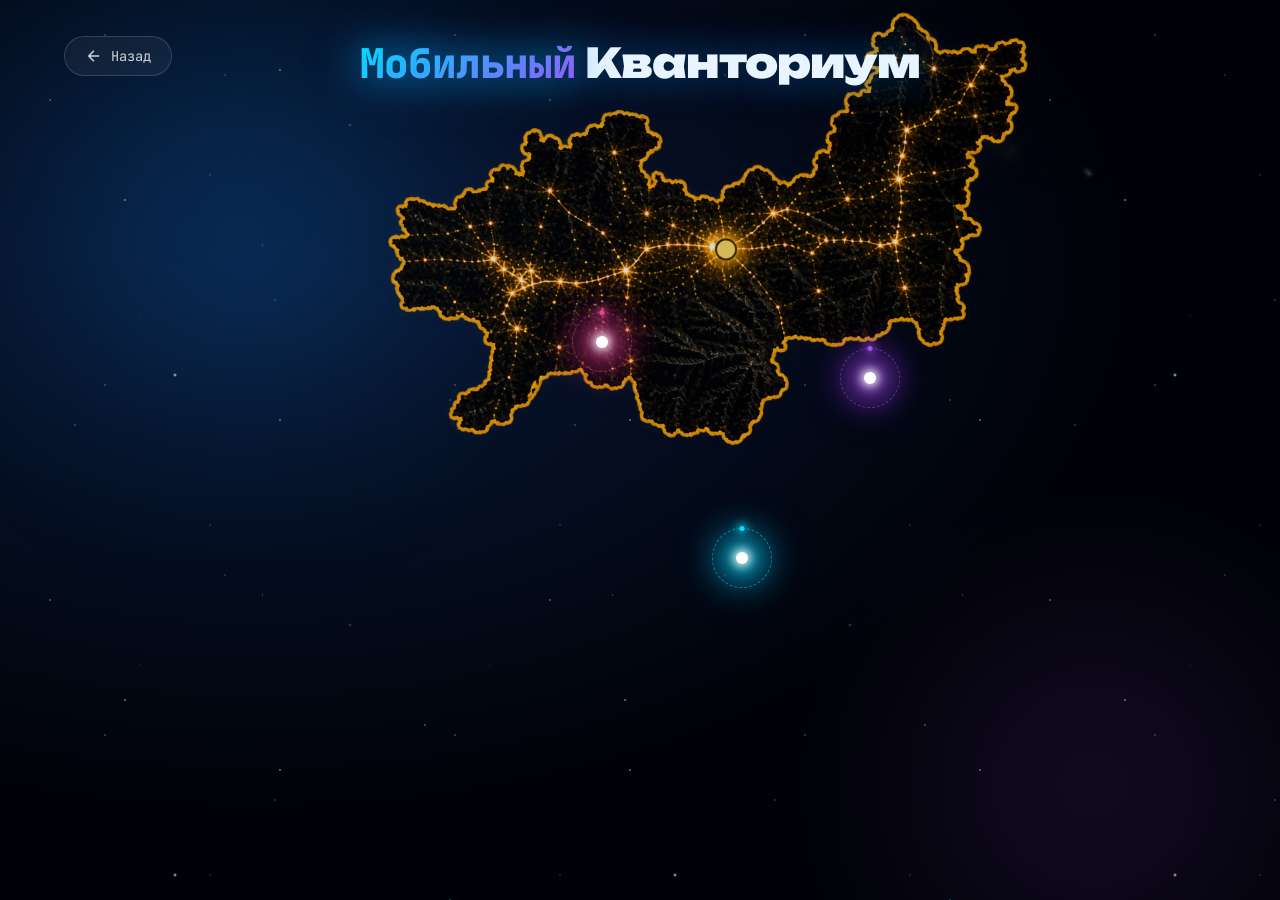
<file: quanBRT/index.html>
<!DOCTYPE html>
<html lang="ru">
<head>
  <meta charset="UTF-8">
  <meta name="viewport" content="width=device-width, initial-scale=1.0">
  <title>Кванториум Байкал | Галактика знаний</title>
  <link rel="stylesheet" href="style.css">
  <link rel="preconnect" href="https://fonts.googleapis.com">
  <link rel="preconnect" href="https://fonts.gstatic.com" crossorigin>
  <link href="https://fonts.googleapis.com/css2?family=JetBrains+Mono:wght@300;400;700;800&family=Unbounded:wght@400;700;900&display=swap" rel="stylesheet">
</head>
<body>
  <!-- Космический фон -->
  <div class="space-bg">
    <div class="nebula nebula-1"></div>
    <div class="nebula nebula-2"></div>
    <div class="stars-layer stars-1"></div>
    <div class="stars-layer stars-2"></div>
    <div class="shooting-star"></div>
  </div>

  <div class="galaxies" id="galaxiesContainer">
    <!-- Галактика -->
    <img src="assets/sib.png" id="mainGalaxyImg" alt="Млечный путь">

    <!-- Заголовок -->
    <div class="galaxies-header">
      <a href="../index.html" class="back-btn">
        <svg width="18" height="18" viewBox="0 0 24 24" fill="none" stroke="currentColor" stroke-width="2">
          <path d="M19 12H5M12 19l-7-7 7-7"/>
        </svg>
        Назад
      </a>
      <h1><span class="accent">Мобильный</span> Кванториум</h1>
    </div>

    <!-- Звёзды-квантумы -->
    <div class="stars-wrapper">

      <!-- IT-квантум -->
      <a href="IT/index.html" class="star-link star-it">
        <div class="star-glow"></div>
        <div class="star-core"></div>
        <div class="star-ring"></div>
        <div class="star-label">
          <span class="star-num">01</span>
          <span class="star-name">IT-квантум</span>
          <span class="star-desc">Программирование, Python, веб, AI</span>
        </div>
      </a>

      <!-- Наноквантум -->
      <a href="Nano/index.html" class="star-link star-nano">
        <div class="star-glow"></div>
        <div class="star-core"></div>
        <div class="star-ring"></div>
        <div class="star-label">
          <span class="star-num">02</span>
          <span class="star-name">Наноквантум</span>
          <span class="star-desc">Микроскопия, химия, наноматериалы</span>
        </div>
      </a>

      <!-- VR/AR-квантум -->
      <a href="VR/index.html" class="star-link star-vr">
        <div class="star-glow"></div>
        <div class="star-core"></div>
        <div class="star-ring"></div>
        <div class="star-label">
          <span class="star-num">03</span>
          <span class="star-name">VR/AR-квантум</span>
          <span class="star-desc">Виртуальная и дополненная реальность</span>
        </div>
      </a>

    </div>
  </div>
</body>
</html>
</file>
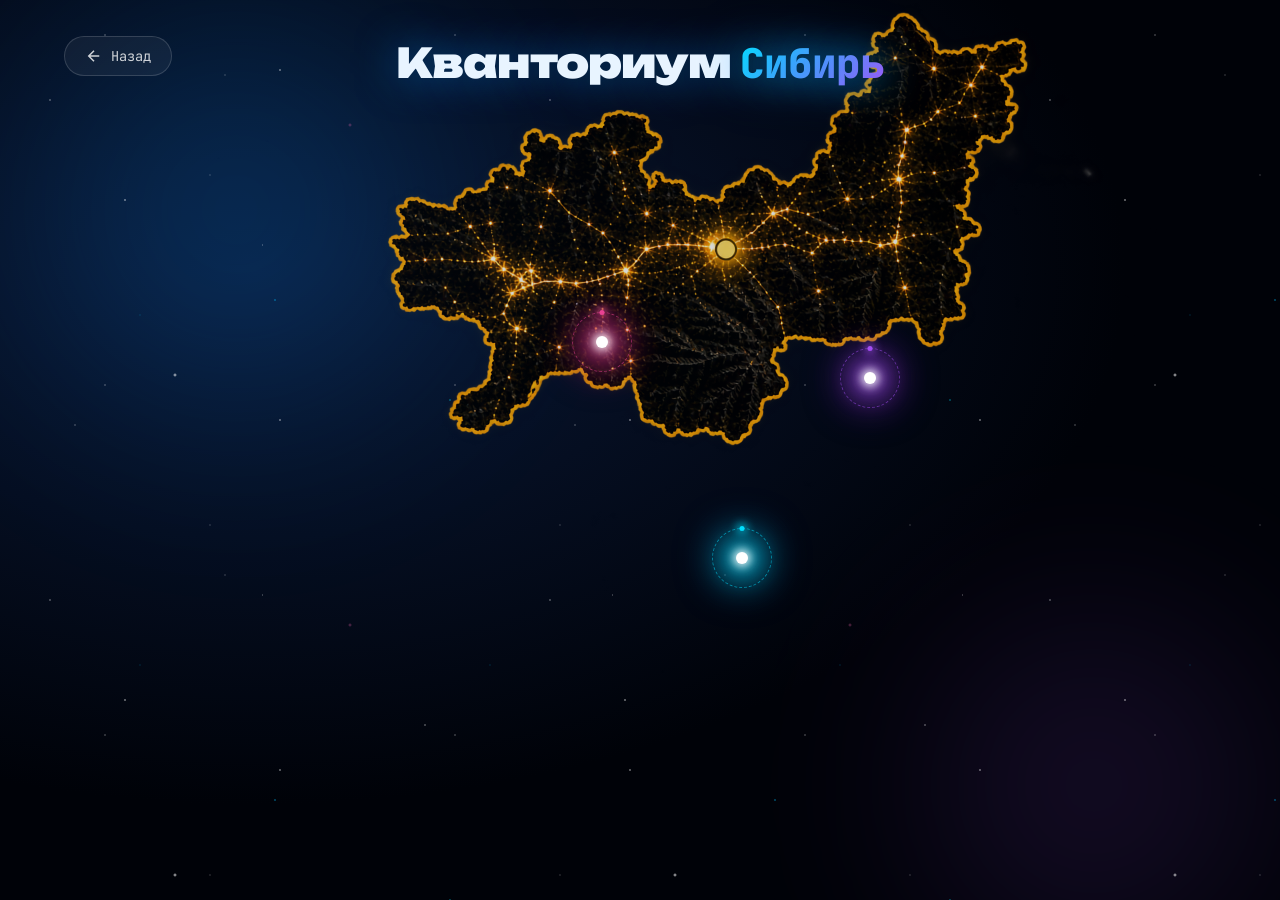
<file: quanSib/index.html>
<!DOCTYPE html>
<html lang="ru">
<head>
  <meta charset="UTF-8">
  <meta name="viewport" content="width=device-width, initial-scale=1.0">
  <title>Кванториум Байкал | Галактика знаний</title>
  <link rel="stylesheet" href="style.css">
  <link rel="preconnect" href="https://fonts.googleapis.com">
  <link rel="preconnect" href="https://fonts.gstatic.com" crossorigin>
  <link href="https://fonts.googleapis.com/css2?family=JetBrains+Mono:wght@300;400;700;800&family=Unbounded:wght@400;700;900&display=swap" rel="stylesheet">
</head>
<body>
  <!-- Космический фон -->
  <div class="space-bg">
    <div class="nebula nebula-1"></div>
    <div class="nebula nebula-2"></div>
    <div class="stars-layer stars-1"></div>
    <div class="stars-layer stars-2"></div>
    <div class="shooting-star"></div>
  </div>

  <div class="galaxies" id="galaxiesContainer">
    <!-- Галактика -->
    <img src="assets/sib.png" id="mainGalaxyImg" alt="Млечный путь">

    <!-- Заголовок -->
    <div class="galaxies-header">
      <a href="../index.html" class="back-btn">
        <svg width="18" height="18" viewBox="0 0 24 24" fill="none" stroke="currentColor" stroke-width="2">
          <path d="M19 12H5M12 19l-7-7 7-7"/>
        </svg>
        Назад
      </a>
      <h1>Кванториум <span class="accent">Сибирь</span></h1>
    </div>

    <!-- Звёзды-квантумы -->
    <div class="stars-wrapper">

      <!-- IT-квантум -->
      <a href="IT/index.html" class="star-link star-it">
        <div class="star-glow"></div>
        <div class="star-core"></div>
        <div class="star-ring"></div>
        <div class="star-label">
          <span class="star-num">01</span>
          <span class="star-name">IT-квантум</span>
          <span class="star-desc">Программирование, Python, веб, AI</span>
        </div>
      </a>

      <!-- Наноквантум -->
      <a href="Nano/index.html" class="star-link star-nano">
        <div class="star-glow"></div>
        <div class="star-core"></div>
        <div class="star-ring"></div>
        <div class="star-label">
          <span class="star-num">02</span>
          <span class="star-name">Наноквантум</span>
          <span class="star-desc">Микроскопия, химия, наноматериалы</span>
        </div>
      </a>

      <!-- VR/AR-квантум -->
      <a href="VR/index.html" class="star-link star-vr">
        <div class="star-glow"></div>
        <div class="star-core"></div>
        <div class="star-ring"></div>
        <div class="star-label">
          <span class="star-num">03</span>
          <span class="star-name">VR/AR-квантум</span>
          <span class="star-desc">Виртуальная и дополненная реальность</span>
        </div>
      </a>

    </div>
  </div>
</body>
</html>
</file>
<file: quanBRT/style.css>
/* ===== БАЗА ===== */
* {
  font-family: "JetBrains Mono", monospace;
  margin: 0;
  padding: 0;
  box-sizing: border-box;
}

:root {
  --accent-cyan: #00e5ff;
  --accent-blue: #00bfff;
  --accent-purple: #a855f7;
  --accent-pink: #ec4899;
  --text: #e8f4ff;
}

body {
  background-color: #000208;
  color: var(--text);
  overflow: hidden;
  width: 100vw;
  height: 100vh;
  position: relative;
}

a {
  color: #fff;
  text-decoration: none;
}

/* ===== КОСМИЧЕСКИЙ ФОН ===== */
.space-bg {
  position: fixed;
  inset: 0;
  z-index: 0;
  overflow: hidden;
  background: radial-gradient(ellipse at 20% 30%, #0a1a3a 0%, #000208 60%),
              radial-gradient(ellipse at 80% 70%, #1a0a2e 0%, transparent 60%);
}

.nebula {
  position: absolute;
  border-radius: 50%;
  filter: blur(90px);
  opacity: 0.5;
  animation: nebulaFloat 25s ease-in-out infinite alternate;
}

.nebula-1 {
  width: 600px; height: 600px;
  background: radial-gradient(circle, rgba(0, 150, 255, 0.4), transparent 70%);
  top: -10%; left: -5%;
}

.nebula-2 {
  width: 500px; height: 500px;
  background: radial-gradient(circle, rgba(168, 85, 247, 0.35), transparent 70%);
  bottom: -15%; right: -5%;
  animation-delay: -8s;
}

@keyframes nebulaFloat {
  0% { transform: translate(0, 0) scale(1); }
  100% { transform: translate(40px, -30px) scale(1.15); }
}

.stars-layer {
  position: absolute;
  inset: 0;
  background-repeat: repeat;
  pointer-events: none;
}

.stars-1 {
  background-image:
    radial-gradient(1px 1px at 10% 20%, #fff, transparent),
    radial-gradient(1.5px 1.5px at 25% 40%, rgba(255,255,255,0.8), transparent),
    radial-gradient(1px 1px at 45% 15%, rgba(255,255,255,0.5), transparent),
    radial-gradient(2px 2px at 35% 75%, #fff, transparent),
    radial-gradient(1px 1px at 15% 85%, rgba(255,255,255,0.7), transparent),
    radial-gradient(1.5px 1.5px at 55% 60%, rgba(0,191,255,0.7), transparent),
    radial-gradient(2px 2px at 70% 25%, rgba(255,105,180,0.5), transparent),
    radial-gradient(1px 1px at 85% 45%, #fff, transparent),
    radial-gradient(1.5px 1.5px at 90% 80%, rgba(0,229,255,0.6), transparent);
  background-size: 500px 500px;
  animation: starDrift 200s linear infinite;
  opacity: 0.8;
}

.stars-2 {
  background-image:
    radial-gradient(1px 1px at 30% 10%, #fff, transparent),
    radial-gradient(1px 1px at 60% 50%, rgba(255,255,255,0.6), transparent),
    radial-gradient(1.5px 1.5px at 80% 20%, #fff, transparent),
    radial-gradient(1px 1px at 40% 90%, rgba(0,191,255,0.5), transparent),
    radial-gradient(1px 1px at 75% 70%, rgba(255,255,255,0.7), transparent);
  background-size: 350px 350px;
  animation: starDrift 150s linear infinite reverse;
  opacity: 0.6;
}

@keyframes starDrift {
  from { background-position: 0 0; }
  to { background-position: 500px -500px; }
}

.shooting-star {
  position: absolute;
  width: 2px; height: 2px;
  background: #fff;
  border-radius: 50%;
  box-shadow: 0 0 10px 2px rgba(255,255,255,0.8);
  top: 10%; left: -10%;
  animation: shoot 7s linear infinite;
}

.shooting-star::after {
  content: '';
  position: absolute;
  top: 50%; left: 0;
  width: 120px; height: 1px;
  background: linear-gradient(90deg, rgba(255,255,255,0.8), transparent);
  transform: translateY(-50%);
}

@keyframes shoot {
  0% { transform: translate(0, 0) rotate(35deg); opacity: 0; }
  10% { opacity: 1; }
  90% { opacity: 1; }
  100% { transform: translate(120vw, 60vh) rotate(35deg); opacity: 0; }
}

/* ===== ЭКРАН ГАЛАКТИКИ ===== */
.galaxies {
  position: fixed;
  inset: 0;
  width: 100vw;
  height: 100vh;
  z-index: 5;
  overflow: hidden;
  animation: fadeIn 1s ease both;
}

#mainGalaxyImg {
  position: absolute;
  width: 60vw;
  top: -20%;
  left: 25%;
  opacity: 0.85;
  mix-blend-mode: screen;
  pointer-events: none;
  z-index: 1;
  transform: rotate(50deg);
}

/* ===== ЗАГОЛОВОК ===== */
.galaxies-header {
  position: absolute;
  top: 4%;
  left: 50%;
  transform: translateX(-50%);
  text-align: center;
  z-index: 10;
  width: 100%;
  padding: 0 20px;
  animation: fadeInDown 0.8s ease both;
}

.back-btn {
  position: absolute;
  top: 0; left: 5%;
  display: inline-flex;
  align-items: center;
  gap: 8px;
  padding: 10px 20px;
  background: rgba(255, 255, 255, 0.05);
  border: 1px solid rgba(255, 255, 255, 0.15);
  border-radius: 100px;
  color: rgba(255, 255, 255, 0.8);
  font-family: "JetBrains Mono", monospace;
  font-size: 0.85rem;
  cursor: pointer;
  transition: all 0.3s ease;
  backdrop-filter: blur(10px);
}

.back-btn:hover {
  background: rgba(0, 191, 255, 0.15);
  border-color: var(--accent-cyan);
  color: #fff;
  transform: translateX(-3px);
}

.galaxies-header h1 {
  font-family: "Unbounded", sans-serif;
  font-size: clamp(1.8rem, 3.2vw, 2.8rem);
  font-weight: 900;
  letter-spacing: -1px;
  margin-bottom: 8px;
  text-shadow: 0 0 40px rgba(0, 150, 255, 0.5);
}

.galaxies-header .accent {
  background: linear-gradient(135deg, var(--accent-cyan), var(--accent-purple));
  -webkit-background-clip: text;
  background-clip: text;
  -webkit-text-fill-color: transparent;
  filter: drop-shadow(0 0 20px rgba(0, 191, 255, 0.5));
}

.galaxies-subtitle {
  font-size: 0.9rem;
  color: rgba(232, 244, 255, 0.55);
}

/* ===== ЗВЁЗДЫ-КВАНТУМЫ ===== */
.stars-wrapper {
  position: absolute;
  inset: 0;
  z-index: 8;
}

.star-link {
  position: absolute;
  width: 0;
  height: 0;
  display: block;
  cursor: pointer;
  transition: transform 0.6s cubic-bezier(0.16, 1, 0.3, 1);
}

/* Позиции звёзд на галактике */
.star-it   { left: 58%; top: 62%; }
.star-nano { left: 68%; top: 42%; }
.star-vr   { left: 47%; top: 38%; }

/* Ядро звезды — яркая точка */
.star-core {
  position: absolute;
  width: 12px;
  height: 12px;
  border-radius: 50%;
  background: #fff;
  transform: translate(-50%, -50%);
  box-shadow:
    0 0 10px 3px rgba(255, 255, 255, 0.9),
    0 0 25px 8px rgba(0, 229, 255, 0.7),
    0 0 50px 15px rgba(0, 150, 255, 0.4);
  animation: corePulse 3s ease-in-out infinite;
  z-index: 3;
}

.star-nano .star-core {
  box-shadow:
    0 0 10px 3px rgba(255, 255, 255, 0.9),
    0 0 25px 8px rgba(168, 85, 247, 0.7),
    0 0 50px 15px rgba(120, 0, 200, 0.4);
}

.star-vr .star-core {
  box-shadow:
    0 0 10px 3px rgba(255, 255, 255, 0.9),
    0 0 25px 8px rgba(236, 72, 153, 0.7),
    0 0 50px 15px rgba(200, 0, 100, 0.4);
}

@keyframes corePulse {
  0%, 100% { transform: translate(-50%, -50%) scale(1); }
  50% { transform: translate(-50%, -50%) scale(1.4); }
}

/* Ореол вокруг звезды */
.star-glow {
  position: absolute;
  width: 80px;
  height: 80px;
  border-radius: 50%;
  background: radial-gradient(circle, rgba(0, 229, 255, 0.5) 0%, transparent 70%);
  transform: translate(-50%, -50%);
  filter: blur(15px);
  animation: glowPulse 5s ease-in-out infinite alternate;
  z-index: 1;
}

.star-nano .star-glow {
  background: radial-gradient(circle, rgba(168, 85, 247, 0.5) 0%, transparent 70%);
}

.star-vr .star-glow {
  background: radial-gradient(circle, rgba(236, 72, 153, 0.5) 0%, transparent 70%);
}

@keyframes glowPulse {
  0% { transform: translate(-50%, -50%) scale(1); opacity: 0.6; }
  100% { transform: translate(-50%, -50%) scale(1.3); opacity: 1; }
}

/* Кольцо-орбита вокруг звезды */
.star-ring {
  position: absolute;
  width: 60px;
  height: 60px;
  border: 1px dashed rgba(0, 229, 255, 0.5);
  border-radius: 50%;
  transform: translate(-50%, -50%);
  animation: ringSpin 20s linear infinite;
  z-index: 2;
  transition: all 0.5s ease;
}

.star-nano .star-ring {
  border-color: rgba(168, 85, 247, 0.5);
}

.star-vr .star-ring {
  border-color: rgba(236, 72, 153, 0.5);
}

.star-ring::after {
  content: '';
  position: absolute;
  top: -3px; left: 50%;
  width: 5px; height: 5px;
  border-radius: 50%;
  background: currentColor;
  box-shadow: 0 0 10px 2px currentColor;
  transform: translateX(-50%);
}

.star-it .star-ring { color: var(--accent-cyan); }
.star-nano .star-ring { color: var(--accent-purple); }
.star-vr .star-ring { color: var(--accent-pink); }

@keyframes ringSpin {
  from { transform: translate(-50%, -50%) rotate(0deg); }
  to { transform: translate(-50%, -50%) rotate(360deg); }
}

/* Подпись, выезжающая при наведении */
.star-label {
  position: absolute;
  top: 40px;
  left: 50%;
  transform: translateX(-50%) translateY(10px);
  display: flex;
  flex-direction: column;
  align-items: center;
  gap: 4px;
  padding: 16px 22px;
  background: rgba(5, 10, 25, 0.85);
  border: 1px solid rgba(255, 255, 255, 0.15);
  border-radius: 16px;
  backdrop-filter: blur(20px) saturate(180%);
  -webkit-backdrop-filter: blur(20px) saturate(180%);
  opacity: 0;
  pointer-events: none;
  transition: all 0.4s cubic-bezier(0.16, 1, 0.3, 1);
  white-space: nowrap;
  z-index: 10;
  box-shadow: 0 20px 50px rgba(0, 0, 0, 0.7);
}

.star-link:hover .star-label {
  opacity: 1;
  transform: translateX(-50%) translateY(0);
}

.star-num {
  font-family: "Unbounded", sans-serif;
  font-size: 0.7rem;
  letter-spacing: 3px;
  opacity: 0.6;
  color: var(--accent-cyan);
}

.star-nano .star-num { color: var(--accent-purple); }
.star-vr .star-num { color: var(--accent-pink); }

.star-name {
  font-family: "Unbounded", sans-serif;
  font-size: 1.05rem;
  font-weight: 800;
  color: #fff;
  letter-spacing: -0.3px;
}

.star-desc {
  font-size: 0.72rem;
  color: rgba(232, 244, 255, 0.6);
  margin-top: 2px;
}

/* Ховер-эффекты */
.star-link:hover .star-core {
  transform: translate(-50%, -50%) scale(1.6);
}

.star-link:hover .star-ring {
  width: 100px;
  height: 100px;
  border-style: solid;
  border-color: rgba(255, 255, 255, 0.7);
}

.star-link:hover .star-glow {
  transform: translate(-50%, -50%) scale(1.5);
}

/* ===== АНИМАЦИИ ПОЯВЛЕНИЯ ===== */
@keyframes fadeIn {
  from { opacity: 0; }
  to { opacity: 1; }
}

@keyframes fadeInDown {
  from { opacity: 0; transform: translateX(-50%) translateY(-20px); }
  to { opacity: 1; transform: translateX(-50%) translateY(0); }
}

/* ===== АДАПТИВ ===== */
@media (max-width: 900px) {
  body { overflow-y: auto; }

  .galaxies {
    position: relative;
    min-height: 100vh;
    height: auto;
    padding: 140px 20px 60px;
    overflow-y: auto;
  }

  #mainGalaxyImg {
    position: fixed;
    width: 200vw;
    height: 200vw;
    top: -50%;
    left: -50%;
    opacity: 0.5;
  }

  .galaxies-header {
    position: relative;
    top: auto;
    left: auto;
    transform: none;
    margin-bottom: 40px;
  }

  .back-btn {
    position: relative;
    top: auto;
    left: auto;
    margin-bottom: 20px;
  }

  .stars-wrapper {
    position: relative;
    inset: auto;
    display: flex;
    flex-direction: column;
    align-items: center;
    gap: 80px;
    padding: 40px 0;
  }

  .star-link {
    position: relative;
    left: auto !important;
    top: auto !important;
    width: 100%;
    max-width: 320px;
    height: 200px;
    display: flex;
    align-items: center;
    justify-content: center;
  }

  .star-label {
    opacity: 1;
    transform: translateX(-50%) translateY(0);
    position: absolute;
    top: 50%;
    left: 50%;
    transform: translate(-50%, -50%);
    margin-top: 60px;
  }

  .star-link:hover .star-label {
    transform: translate(-50%, -50%);
  }
}

@media (max-width: 500px) {
  .star-name { font-size: 0.95rem; }
  .star-desc { font-size: 0.68rem; }
}
</file>
<file: quanSib/style.css>
/* ===== БАЗА ===== */
* {
  font-family: "JetBrains Mono", monospace;
  margin: 0;
  padding: 0;
  box-sizing: border-box;
}

:root {
  --accent-cyan: #00e5ff;
  --accent-blue: #00bfff;
  --accent-purple: #a855f7;
  --accent-pink: #ec4899;
  --text: #e8f4ff;
}

body {
  background-color: #000208;
  color: var(--text);
  overflow: hidden;
  width: 100vw;
  height: 100vh;
  position: relative;
}

a {
  color: #fff;
  text-decoration: none;
}

/* ===== КОСМИЧЕСКИЙ ФОН ===== */
.space-bg {
  position: fixed;
  inset: 0;
  z-index: 0;
  overflow: hidden;
  background: radial-gradient(ellipse at 20% 30%, #0a1a3a 0%, #000208 60%),
              radial-gradient(ellipse at 80% 70%, #1a0a2e 0%, transparent 60%);
}

.nebula {
  position: absolute;
  border-radius: 50%;
  filter: blur(90px);
  opacity: 0.5;
  animation: nebulaFloat 25s ease-in-out infinite alternate;
}

.nebula-1 {
  width: 600px; height: 600px;
  background: radial-gradient(circle, rgba(0, 150, 255, 0.4), transparent 70%);
  top: -10%; left: -5%;
}

.nebula-2 {
  width: 500px; height: 500px;
  background: radial-gradient(circle, rgba(168, 85, 247, 0.35), transparent 70%);
  bottom: -15%; right: -5%;
  animation-delay: -8s;
}

@keyframes nebulaFloat {
  0% { transform: translate(0, 0) scale(1); }
  100% { transform: translate(40px, -30px) scale(1.15); }
}

.stars-layer {
  position: absolute;
  inset: 0;
  background-repeat: repeat;
  pointer-events: none;
}

.stars-1 {
  background-image:
    radial-gradient(1px 1px at 10% 20%, #fff, transparent),
    radial-gradient(1.5px 1.5px at 25% 40%, rgba(255,255,255,0.8), transparent),
    radial-gradient(1px 1px at 45% 15%, rgba(255,255,255,0.5), transparent),
    radial-gradient(2px 2px at 35% 75%, #fff, transparent),
    radial-gradient(1px 1px at 15% 85%, rgba(255,255,255,0.7), transparent),
    radial-gradient(1.5px 1.5px at 55% 60%, rgba(0,191,255,0.7), transparent),
    radial-gradient(2px 2px at 70% 25%, rgba(255,105,180,0.5), transparent),
    radial-gradient(1px 1px at 85% 45%, #fff, transparent),
    radial-gradient(1.5px 1.5px at 90% 80%, rgba(0,229,255,0.6), transparent);
  background-size: 500px 500px;
  animation: starDrift 200s linear infinite;
  opacity: 0.8;
}

.stars-2 {
  background-image:
    radial-gradient(1px 1px at 30% 10%, #fff, transparent),
    radial-gradient(1px 1px at 60% 50%, rgba(255,255,255,0.6), transparent),
    radial-gradient(1.5px 1.5px at 80% 20%, #fff, transparent),
    radial-gradient(1px 1px at 40% 90%, rgba(0,191,255,0.5), transparent),
    radial-gradient(1px 1px at 75% 70%, rgba(255,255,255,0.7), transparent);
  background-size: 350px 350px;
  animation: starDrift 150s linear infinite reverse;
  opacity: 0.6;
}

@keyframes starDrift {
  from { background-position: 0 0; }
  to { background-position: 500px -500px; }
}

.shooting-star {
  position: absolute;
  width: 2px; height: 2px;
  background: #fff;
  border-radius: 50%;
  box-shadow: 0 0 10px 2px rgba(255,255,255,0.8);
  top: 10%; left: -10%;
  animation: shoot 7s linear infinite;
}

.shooting-star::after {
  content: '';
  position: absolute;
  top: 50%; left: 0;
  width: 120px; height: 1px;
  background: linear-gradient(90deg, rgba(255,255,255,0.8), transparent);
  transform: translateY(-50%);
}

@keyframes shoot {
  0% { transform: translate(0, 0) rotate(35deg); opacity: 0; }
  10% { opacity: 1; }
  90% { opacity: 1; }
  100% { transform: translate(120vw, 60vh) rotate(35deg); opacity: 0; }
}

/* ===== ЭКРАН ГАЛАКТИКИ ===== */
.galaxies {
  position: fixed;
  inset: 0;
  width: 100vw;
  height: 100vh;
  z-index: 5;
  overflow: hidden;
  animation: fadeIn 1s ease both;
}

#mainGalaxyImg {
  position: absolute;
  width: 60vw;
  top: -20%;
  left: 25%;
  opacity: 0.85;
  mix-blend-mode: screen;
  pointer-events: none;
  z-index: 1;
  transform: rotate(50deg);
}

/* ===== ЗАГОЛОВОК ===== */
.galaxies-header {
  position: absolute;
  top: 4%;
  left: 50%;
  transform: translateX(-50%);
  text-align: center;
  z-index: 10;
  width: 100%;
  padding: 0 20px;
  animation: fadeInDown 0.8s ease both;
}

.back-btn {
  position: absolute;
  top: 0; left: 5%;
  display: inline-flex;
  align-items: center;
  gap: 8px;
  padding: 10px 20px;
  background: rgba(255, 255, 255, 0.05);
  border: 1px solid rgba(255, 255, 255, 0.15);
  border-radius: 100px;
  color: rgba(255, 255, 255, 0.8);
  font-family: "JetBrains Mono", monospace;
  font-size: 0.85rem;
  cursor: pointer;
  transition: all 0.3s ease;
  backdrop-filter: blur(10px);
}

.back-btn:hover {
  background: rgba(0, 191, 255, 0.15);
  border-color: var(--accent-cyan);
  color: #fff;
  transform: translateX(-3px);
}

.galaxies-header h1 {
  font-family: "Unbounded", sans-serif;
  font-size: clamp(1.8rem, 3.2vw, 2.8rem);
  font-weight: 900;
  letter-spacing: -1px;
  margin-bottom: 8px;
  text-shadow: 0 0 40px rgba(0, 150, 255, 0.5);
}

.galaxies-header .accent {
  background: linear-gradient(135deg, var(--accent-cyan), var(--accent-purple));
  -webkit-background-clip: text;
  background-clip: text;
  -webkit-text-fill-color: transparent;
  filter: drop-shadow(0 0 20px rgba(0, 191, 255, 0.5));
}

.galaxies-subtitle {
  font-size: 0.9rem;
  color: rgba(232, 244, 255, 0.55);
}

/* ===== ЗВЁЗДЫ-КВАНТУМЫ ===== */
.stars-wrapper {
  position: absolute;
  inset: 0;
  z-index: 8;
}

.star-link {
  position: absolute;
  width: 0;
  height: 0;
  display: block;
  cursor: pointer;
  transition: transform 0.6s cubic-bezier(0.16, 1, 0.3, 1);
}

/* Позиции звёзд на галактике */
.star-it   { left: 58%; top: 62%; }
.star-nano { left: 68%; top: 42%; }
.star-vr   { left: 47%; top: 38%; }

/* Ядро звезды — яркая точка */
.star-core {
  position: absolute;
  width: 12px;
  height: 12px;
  border-radius: 50%;
  background: #fff;
  transform: translate(-50%, -50%);
  box-shadow:
    0 0 10px 3px rgba(255, 255, 255, 0.9),
    0 0 25px 8px rgba(0, 229, 255, 0.7),
    0 0 50px 15px rgba(0, 150, 255, 0.4);
  animation: corePulse 3s ease-in-out infinite;
  z-index: 3;
}

.star-nano .star-core {
  box-shadow:
    0 0 10px 3px rgba(255, 255, 255, 0.9),
    0 0 25px 8px rgba(168, 85, 247, 0.7),
    0 0 50px 15px rgba(120, 0, 200, 0.4);
}

.star-vr .star-core {
  box-shadow:
    0 0 10px 3px rgba(255, 255, 255, 0.9),
    0 0 25px 8px rgba(236, 72, 153, 0.7),
    0 0 50px 15px rgba(200, 0, 100, 0.4);
}

@keyframes corePulse {
  0%, 100% { transform: translate(-50%, -50%) scale(1); }
  50% { transform: translate(-50%, -50%) scale(1.4); }
}

/* Ореол вокруг звезды */
.star-glow {
  position: absolute;
  width: 80px;
  height: 80px;
  border-radius: 50%;
  background: radial-gradient(circle, rgba(0, 229, 255, 0.5) 0%, transparent 70%);
  transform: translate(-50%, -50%);
  filter: blur(15px);
  animation: glowPulse 5s ease-in-out infinite alternate;
  z-index: 1;
}

.star-nano .star-glow {
  background: radial-gradient(circle, rgba(168, 85, 247, 0.5) 0%, transparent 70%);
}

.star-vr .star-glow {
  background: radial-gradient(circle, rgba(236, 72, 153, 0.5) 0%, transparent 70%);
}

@keyframes glowPulse {
  0% { transform: translate(-50%, -50%) scale(1); opacity: 0.6; }
  100% { transform: translate(-50%, -50%) scale(1.3); opacity: 1; }
}

/* Кольцо-орбита вокруг звезды */
.star-ring {
  position: absolute;
  width: 60px;
  height: 60px;
  border: 1px dashed rgba(0, 229, 255, 0.5);
  border-radius: 50%;
  transform: translate(-50%, -50%);
  animation: ringSpin 20s linear infinite;
  z-index: 2;
  transition: all 0.5s ease;
}

.star-nano .star-ring {
  border-color: rgba(168, 85, 247, 0.5);
}

.star-vr .star-ring {
  border-color: rgba(236, 72, 153, 0.5);
}

.star-ring::after {
  content: '';
  position: absolute;
  top: -3px; left: 50%;
  width: 5px; height: 5px;
  border-radius: 50%;
  background: currentColor;
  box-shadow: 0 0 10px 2px currentColor;
  transform: translateX(-50%);
}

.star-it .star-ring { color: var(--accent-cyan); }
.star-nano .star-ring { color: var(--accent-purple); }
.star-vr .star-ring { color: var(--accent-pink); }

@keyframes ringSpin {
  from { transform: translate(-50%, -50%) rotate(0deg); }
  to { transform: translate(-50%, -50%) rotate(360deg); }
}

/* Подпись, выезжающая при наведении */
.star-label {
  position: absolute;
  top: 40px;
  left: 50%;
  transform: translateX(-50%) translateY(10px);
  display: flex;
  flex-direction: column;
  align-items: center;
  gap: 4px;
  padding: 16px 22px;
  background: rgba(5, 10, 25, 0.85);
  border: 1px solid rgba(255, 255, 255, 0.15);
  border-radius: 16px;
  backdrop-filter: blur(20px) saturate(180%);
  -webkit-backdrop-filter: blur(20px) saturate(180%);
  opacity: 0;
  pointer-events: none;
  transition: all 0.4s cubic-bezier(0.16, 1, 0.3, 1);
  white-space: nowrap;
  z-index: 10;
  box-shadow: 0 20px 50px rgba(0, 0, 0, 0.7);
}

.star-link:hover .star-label {
  opacity: 1;
  transform: translateX(-50%) translateY(0);
}

.star-num {
  font-family: "Unbounded", sans-serif;
  font-size: 0.7rem;
  letter-spacing: 3px;
  opacity: 0.6;
  color: var(--accent-cyan);
}

.star-nano .star-num { color: var(--accent-purple); }
.star-vr .star-num { color: var(--accent-pink); }

.star-name {
  font-family: "Unbounded", sans-serif;
  font-size: 1.05rem;
  font-weight: 800;
  color: #fff;
  letter-spacing: -0.3px;
}

.star-desc {
  font-size: 0.72rem;
  color: rgba(232, 244, 255, 0.6);
  margin-top: 2px;
}

/* Ховер-эффекты */
.star-link:hover .star-core {
  transform: translate(-50%, -50%) scale(1.6);
}

.star-link:hover .star-ring {
  width: 100px;
  height: 100px;
  border-style: solid;
  border-color: rgba(255, 255, 255, 0.7);
}

.star-link:hover .star-glow {
  transform: translate(-50%, -50%) scale(1.5);
}

/* ===== АНИМАЦИИ ПОЯВЛЕНИЯ ===== */
@keyframes fadeIn {
  from { opacity: 0; }
  to { opacity: 1; }
}

@keyframes fadeInDown {
  from { opacity: 0; transform: translateX(-50%) translateY(-20px); }
  to { opacity: 1; transform: translateX(-50%) translateY(0); }
}

/* ===== АДАПТИВ ===== */
@media (max-width: 900px) {
  body { overflow-y: auto; }

  .galaxies {
    position: relative;
    min-height: 100vh;
    height: auto;
    padding: 140px 20px 60px;
    overflow-y: auto;
  }

  #mainGalaxyImg {
    position: fixed;
    width: 200vw;
    height: 200vw;
    top: -50%;
    left: -50%;
    opacity: 0.5;
  }

  .galaxies-header {
    position: relative;
    top: auto;
    left: auto;
    transform: none;
    margin-bottom: 40px;
  }

  .back-btn {
    position: relative;
    top: auto;
    left: auto;
    margin-bottom: 20px;
  }

  .stars-wrapper {
    position: relative;
    inset: auto;
    display: flex;
    flex-direction: column;
    align-items: center;
    gap: 80px;
    padding: 40px 0;
  }

  .star-link {
    position: relative;
    left: auto !important;
    top: auto !important;
    width: 100%;
    max-width: 320px;
    height: 200px;
    display: flex;
    align-items: center;
    justify-content: center;
  }

  .star-label {
    opacity: 1;
    transform: translateX(-50%) translateY(0);
    position: absolute;
    top: 50%;
    left: 50%;
    transform: translate(-50%, -50%);
    margin-top: 60px;
  }

  .star-link:hover .star-label {
    transform: translate(-50%, -50%);
  }
}

@media (max-width: 500px) {
  .star-name { font-size: 0.95rem; }
  .star-desc { font-size: 0.68rem; }
}
</file>
